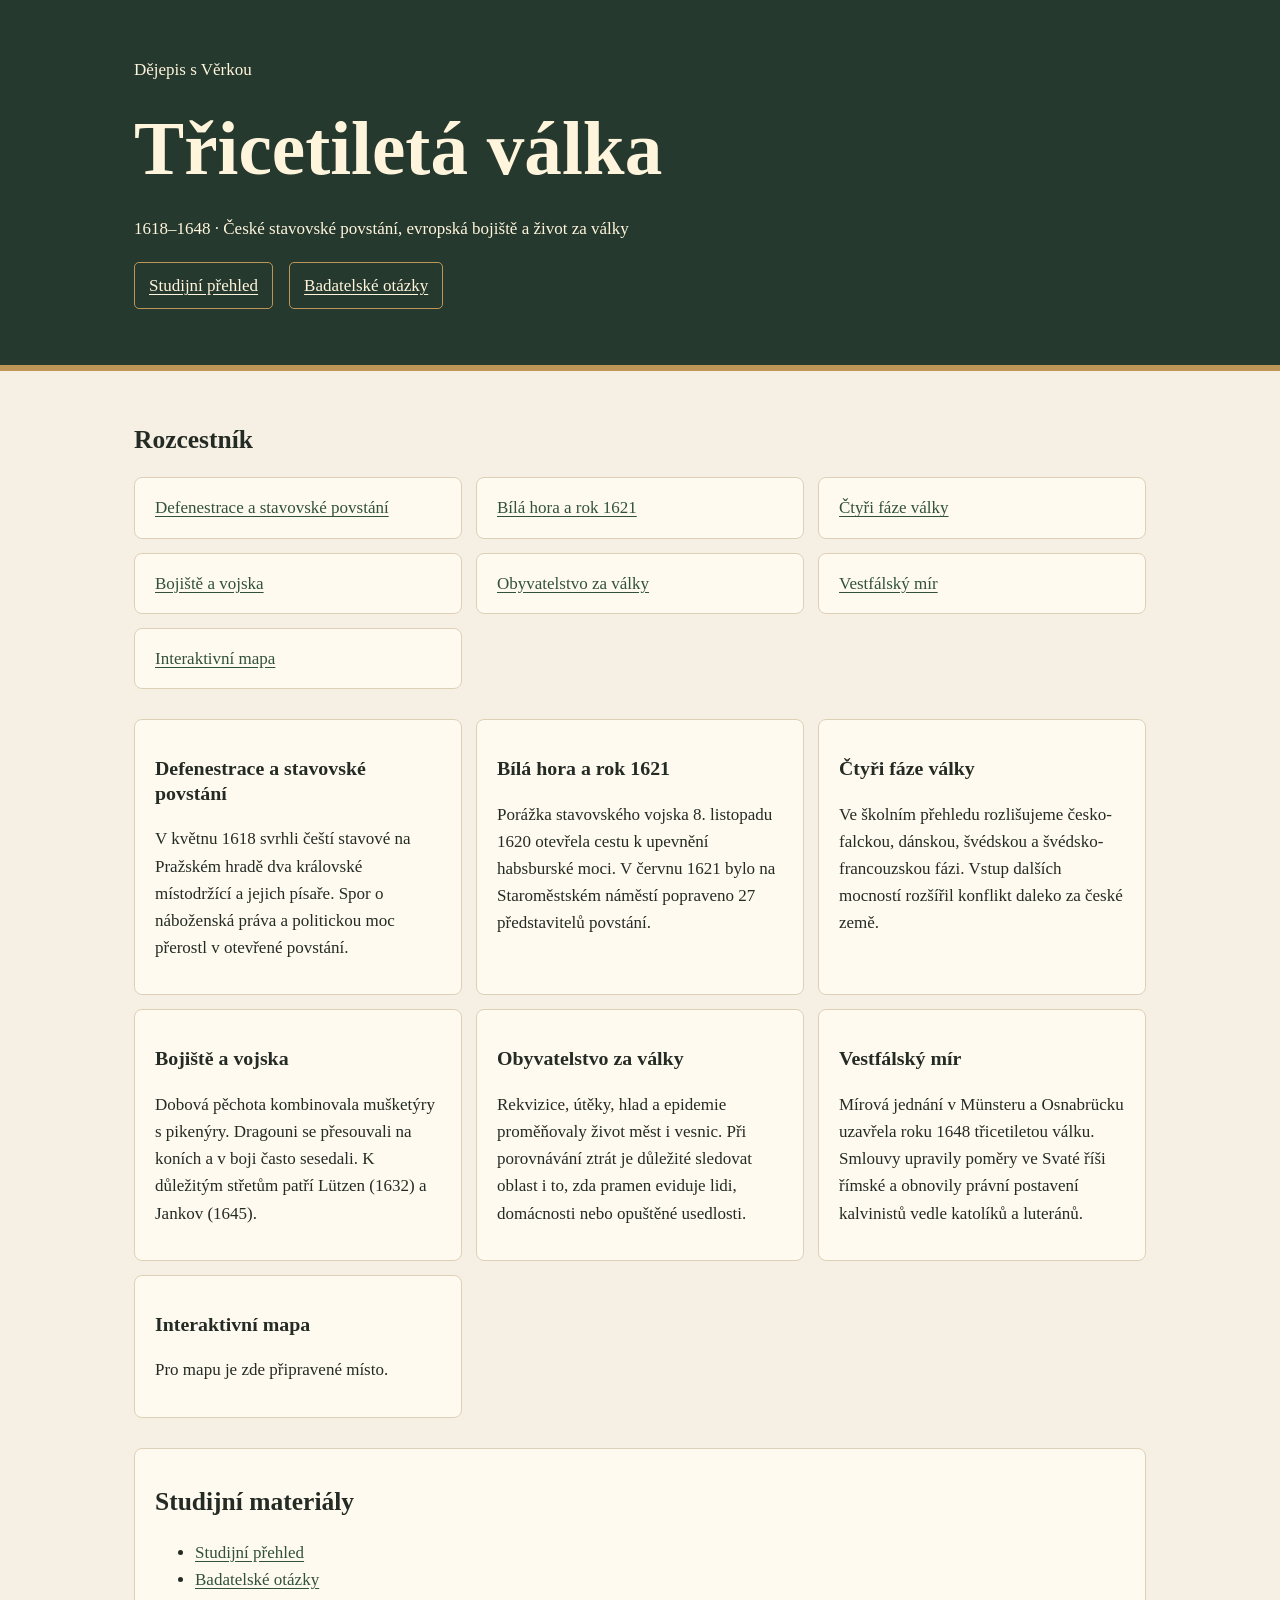
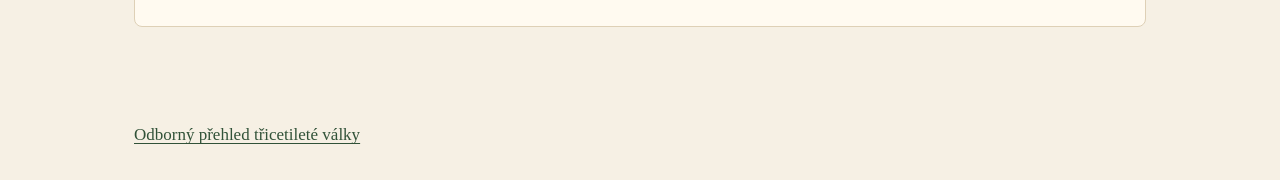
<file: docs/index.html>
<!doctype html>
<html lang="cs"><meta charset="utf-8"><meta name="viewport" content="width=device-width, initial-scale=1"><title>Dějepis s Věrkou | Třicetiletá válka</title><link rel="stylesheet" href="assets/css/site.css">
<body><header><div><span>Dějepis s Věrkou</span><h1>Třicetiletá válka</h1><p>1618–1648 · České stavovské povstání, evropská bojiště a život za války</p><nav class="download-links" aria-label="Studijní materiály"><a href="materialy/tricetileta-valka/prehled-tricetilete-valky.html">Studijní přehled</a><a href="materialy/tricetileta-valka/badatelske-otazky.html">Badatelské otázky</a></nav></div></header>
<main><nav aria-label="Témata"><h2>Rozcestník</h2><ul><li><a href="#defenestrace">Defenestrace a stavovské povstání</a></li><li><a href="#bila-hora">Bílá hora a rok 1621</a></li><li><a href="#faze">Čtyři fáze války</a></li><li><a href="#bitvy">Bojiště a vojska</a></li><li><a href="#obyvatelstvo">Obyvatelstvo za války</a></li><li><a href="#mir">Vestfálský mír</a></li><li><a href="#mapa">Interaktivní mapa</a></li></ul></nav>
<section aria-label="Přehled témat" class="topics"><article id="defenestrace"><h3>Defenestrace a stavovské povstání</h3><p>V květnu 1618 svrhli čeští stavové na Pražském hradě dva královské místodržící a jejich písaře. Spor o náboženská práva a politickou moc přerostl v otevřené povstání.</p></article><article id="bila-hora"><h3>Bílá hora a rok 1621</h3><p>Porážka stavovského vojska 8. listopadu 1620 otevřela cestu k upevnění habsburské moci. V červnu 1621 bylo na Staroměstském náměstí popraveno 27 představitelů povstání.</p></article><article id="faze"><h3>Čtyři fáze války</h3><p>Ve školním přehledu rozlišujeme česko-falckou, dánskou, švédskou a švédsko-francouzskou fázi. Vstup dalších mocností rozšířil konflikt daleko za české země.</p></article><article id="bitvy"><h3>Bojiště a vojska</h3><p>Dobová pěchota kombinovala mušketýry s pikenýry. Dragouni se přesouvali na koních a v boji často sesedali. K důležitým střetům patří Lützen (1632) a Jankov (1645).</p></article><article id="obyvatelstvo"><h3>Obyvatelstvo za války</h3><p>Rekvizice, útěky, hlad a epidemie proměňovaly život měst i vesnic. Při porovnávání ztrát je důležité sledovat oblast i to, zda pramen eviduje lidi, domácnosti nebo opuštěné usedlosti.</p></article><article id="mir"><h3>Vestfálský mír</h3><p>Mírová jednání v Münsteru a Osnabrücku uzavřela roku 1648 třicetiletou válku. Smlouvy upravily poměry ve Svaté říši římské a obnovily právní postavení kalvinistů vedle katolíků a luteránů.</p></article><article id="mapa"><h3>Interaktivní mapa</h3><p>Pro mapu je zde připravené místo.</p></article></section>
<section id="materialy" class="downloads"><h2>Studijní materiály</h2><ul><li><a href="materialy/tricetileta-valka/prehled-tricetilete-valky.html">Studijní přehled</a></li><li><a href="materialy/tricetileta-valka/badatelske-otazky.html">Badatelské otázky</a></li></ul></section>
</main><footer><a href="https://onlinelibrary.wiley.com/doi/10.1002/9781444338232.wbeow627">Odborný přehled třicetileté války</a></footer></body></html>
</file>
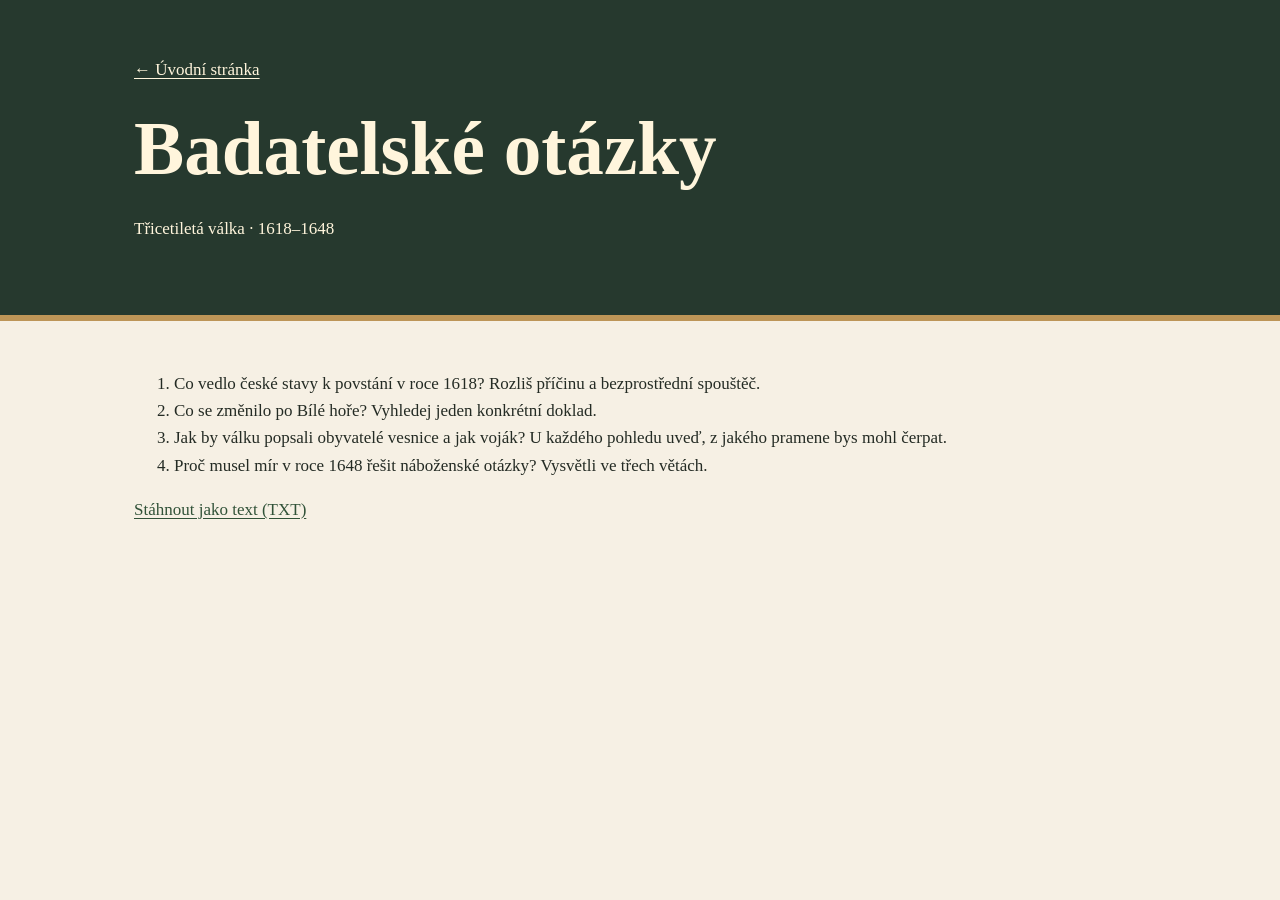
<file: docs/materialy/tricetileta-valka/badatelske-otazky.html>
<!doctype html>
<html lang="cs">
<head><meta charset="utf-8"><meta name="viewport" content="width=device-width, initial-scale=1"><title>Badatelské otázky | Dějepis s Věrkou</title><link rel="stylesheet" href="../../assets/css/site.css"></head>
<body><header><div><a href="../../index.html">← Úvodní stránka</a><h1>Badatelské otázky</h1><p>Třicetiletá válka · 1618–1648</p></div></header>
<main><ol><li>Co vedlo české stavy k povstání v roce 1618? Rozliš příčinu a bezprostřední spouštěč.</li><li>Co se změnilo po Bílé hoře? Vyhledej jeden konkrétní doklad.</li><li>Jak by válku popsali obyvatelé vesnice a jak voják? U každého pohledu uveď, z jakého pramene bys mohl čerpat.</li><li>Proč musel mír v roce 1648 řešit náboženské otázky? Vysvětli ve třech větách.</li></ol>
<p><a href="badatelske-otazky.txt" download>Stáhnout jako text (TXT)</a></p></main></body></html>
</file>
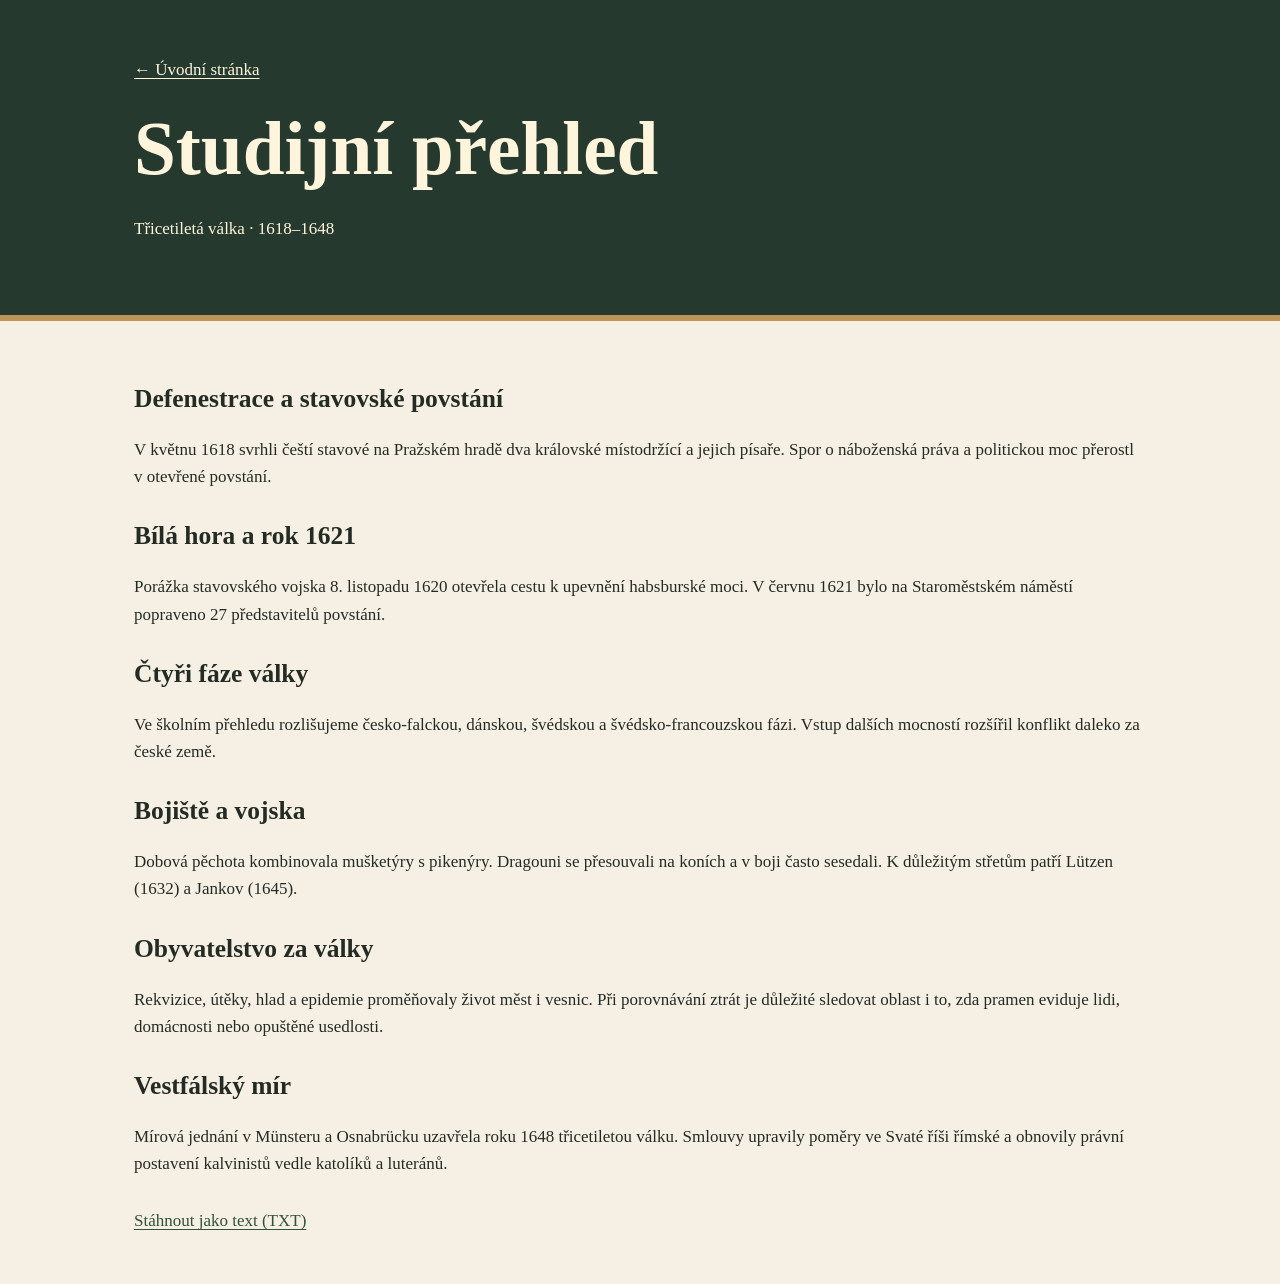
<file: docs/materialy/tricetileta-valka/prehled-tricetilete-valky.html>
<!doctype html>
<html lang="cs">
<head><meta charset="utf-8"><meta name="viewport" content="width=device-width, initial-scale=1"><title>Studijní přehled | Dějepis s Věrkou</title><link rel="stylesheet" href="../../assets/css/site.css"></head>
<body><header><div><a href="../../index.html">← Úvodní stránka</a><h1>Studijní přehled</h1><p>Třicetiletá válka · 1618–1648</p></div></header>
<main><section><h2>Defenestrace a stavovské povstání</h2><p>V květnu 1618 svrhli čeští stavové na Pražském hradě dva královské místodržící a jejich písaře. Spor o náboženská práva a politickou moc přerostl v otevřené povstání.</p></section>
<section><h2>Bílá hora a rok 1621</h2><p>Porážka stavovského vojska 8. listopadu 1620 otevřela cestu k upevnění habsburské moci. V červnu 1621 bylo na Staroměstském náměstí popraveno 27 představitelů povstání.</p></section>
<section><h2>Čtyři fáze války</h2><p>Ve školním přehledu rozlišujeme česko-falckou, dánskou, švédskou a švédsko-francouzskou fázi. Vstup dalších mocností rozšířil konflikt daleko za české země.</p></section>
<section><h2>Bojiště a vojska</h2><p>Dobová pěchota kombinovala mušketýry s pikenýry. Dragouni se přesouvali na koních a v boji často sesedali. K důležitým střetům patří Lützen (1632) a Jankov (1645).</p></section>
<section><h2>Obyvatelstvo za války</h2><p>Rekvizice, útěky, hlad a epidemie proměňovaly život měst i vesnic. Při porovnávání ztrát je důležité sledovat oblast i to, zda pramen eviduje lidi, domácnosti nebo opuštěné usedlosti.</p></section>
<section><h2>Vestfálský mír</h2><p>Mírová jednání v Münsteru a Osnabrücku uzavřela roku 1648 třicetiletou válku. Smlouvy upravily poměry ve Svaté říši římské a obnovily právní postavení kalvinistů vedle katolíků a luteránů.</p></section>
<p><a href="prehled-tricetilete-valky.txt" download>Stáhnout jako text (TXT)</a></p></main></body></html>
</file>
<file: docs/assets/css/site.css>
*{box-sizing:border-box}body{margin:0;background:#f6f0e4;color:#242b24;font:17px/1.6 Georgia,serif}main,header>div,footer{max-width:1060px;margin:auto;padding:32px 24px}header{background:#26392e;color:#fff5dc;border-bottom:6px solid #bd9557}header>div{padding-block:56px}h1{font-size:clamp(2.4rem,7vw,4.7rem);line-height:1.05;margin:.35em 0}h2,h3{line-height:1.25}nav ul,.topics{display:grid;grid-template-columns:repeat(auto-fit,minmax(min(100%,260px),1fr));gap:14px;padding:0}nav li,.topics article,.downloads{list-style:none;background:#fffaf0;border:1px solid #ded0b6;border-radius:8px;padding:16px 20px}a{color:#315238;text-underline-offset:.2em}header a{color:#fff5dc}section{margin-block:30px}article{scroll-margin-top:20px}a:focus-visible{outline:3px solid #ab691e;outline-offset:4px}
.download-links{display:flex;flex-wrap:wrap;gap:10px 16px;margin-top:20px}.download-links a{display:inline-block;padding:9px 14px;border:1px solid #bd9557;border-radius:5px}
</file>
